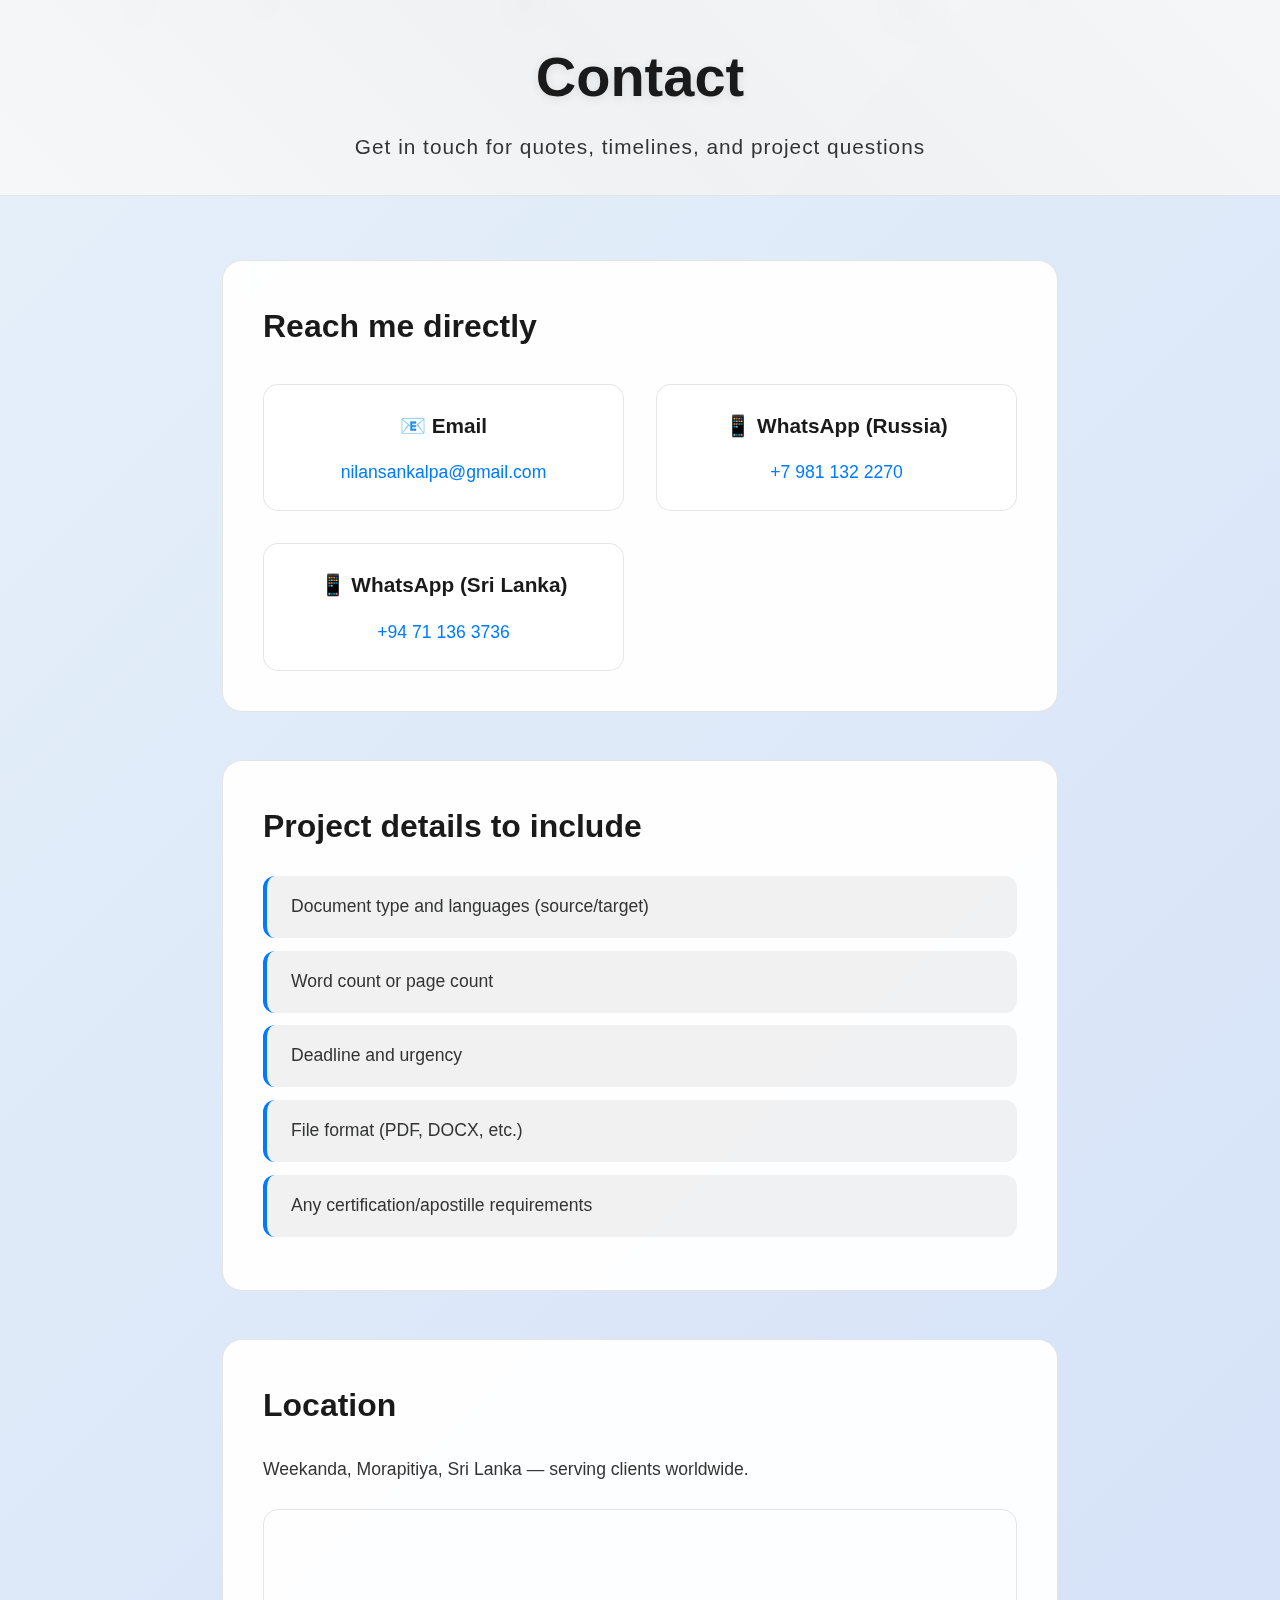
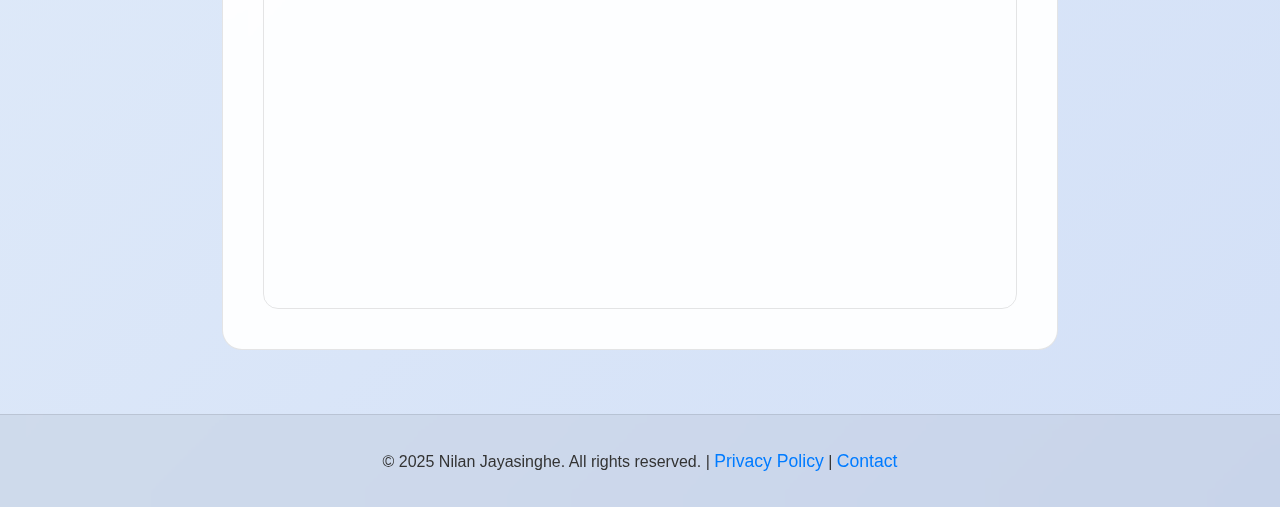
<file: contact.html>
<!DOCTYPE html>
<html lang="en">
<head>
  <meta charset="UTF-8" />
  <meta name="viewport" content="width=device-width, initial-scale=1.0" />
  <title>Contact | Nilan Jayasinghe</title>
  <link rel="stylesheet" href="./styles.css" />
  <link rel="icon" href="./images/favicon.svg" type="image/svg+xml" />
</head>
<body>
  <div class="bg-particles">
    <div class="particle"></div><div class="particle"></div><div class="particle"></div><div class="particle"></div><div class="particle"></div>
  </div>

  <header>
    <div class="header-content">
      <h1>Contact</h1>
      <p class="subtitle">Get in touch for quotes, timelines, and project questions</p>
    </div>
  </header>

  <main class="container" style="grid-template-columns: 1fr; max-width: 900px;">
    <div class="card contact-full" style="grid-column: 1 / -1;">
      <h2>Reach me directly</h2>
      <div class="contact-methods">
        <div class="contact-item">
          <h3>📧 Email</h3>
          <a href="mailto:nilansankalpa@gmail.com" class="contact-link">nilansankalpa@gmail.com</a>
        </div>
        <div class="contact-item">
          <h3>📱 WhatsApp (Russia)</h3>
          <a href="https://wa.me/79811322270" target="_blank" class="contact-link">+7 981 132 2270</a>
        </div>
        <div class="contact-item">
          <h3>📱 WhatsApp (Sri Lanka)</h3>
          <a href="https://wa.me/94711363736" target="_blank" class="contact-link">+94 71 136 3736</a>
        </div>
      </div>
    </div>

    <div class="card">
      <h2>Project details to include</h2>
      <ul class="services-list">
        <li>Document type and languages (source/target)</li>
        <li>Word count or page count</li>
        <li>Deadline and urgency</li>
        <li>File format (PDF, DOCX, etc.)</li>
        <li>Any certification/apostille requirements</li>
      </ul>
    </div>

    <div class="card">
      <h2>Location</h2>
      <p>Weekanda, Morapitiya, Sri Lanka — serving clients worldwide.</p>
      <div class="map-container">
        <iframe src="https://www.google.com/maps/d/u/0/embed?mid=1JGVcUb4zk0VhdqV9fF7heM4EvmvUiMM&ehbc=2E312F&noprof=1" width="100%" height="100%" style="border:0;" allowfullscreen="" loading="lazy" referrerpolicy="no-referrer-when-downgrade"></iframe>
      </div>
    </div>
  </main>

  <footer>
    <p>&copy; 2025 Nilan Jayasinghe. All rights reserved. | <a class="contact-link" href="./privacy.html">Privacy Policy</a> | <a class="contact-link" href="./contact.html">Contact</a></p>
  </footer>
</body>
</html>
</file>
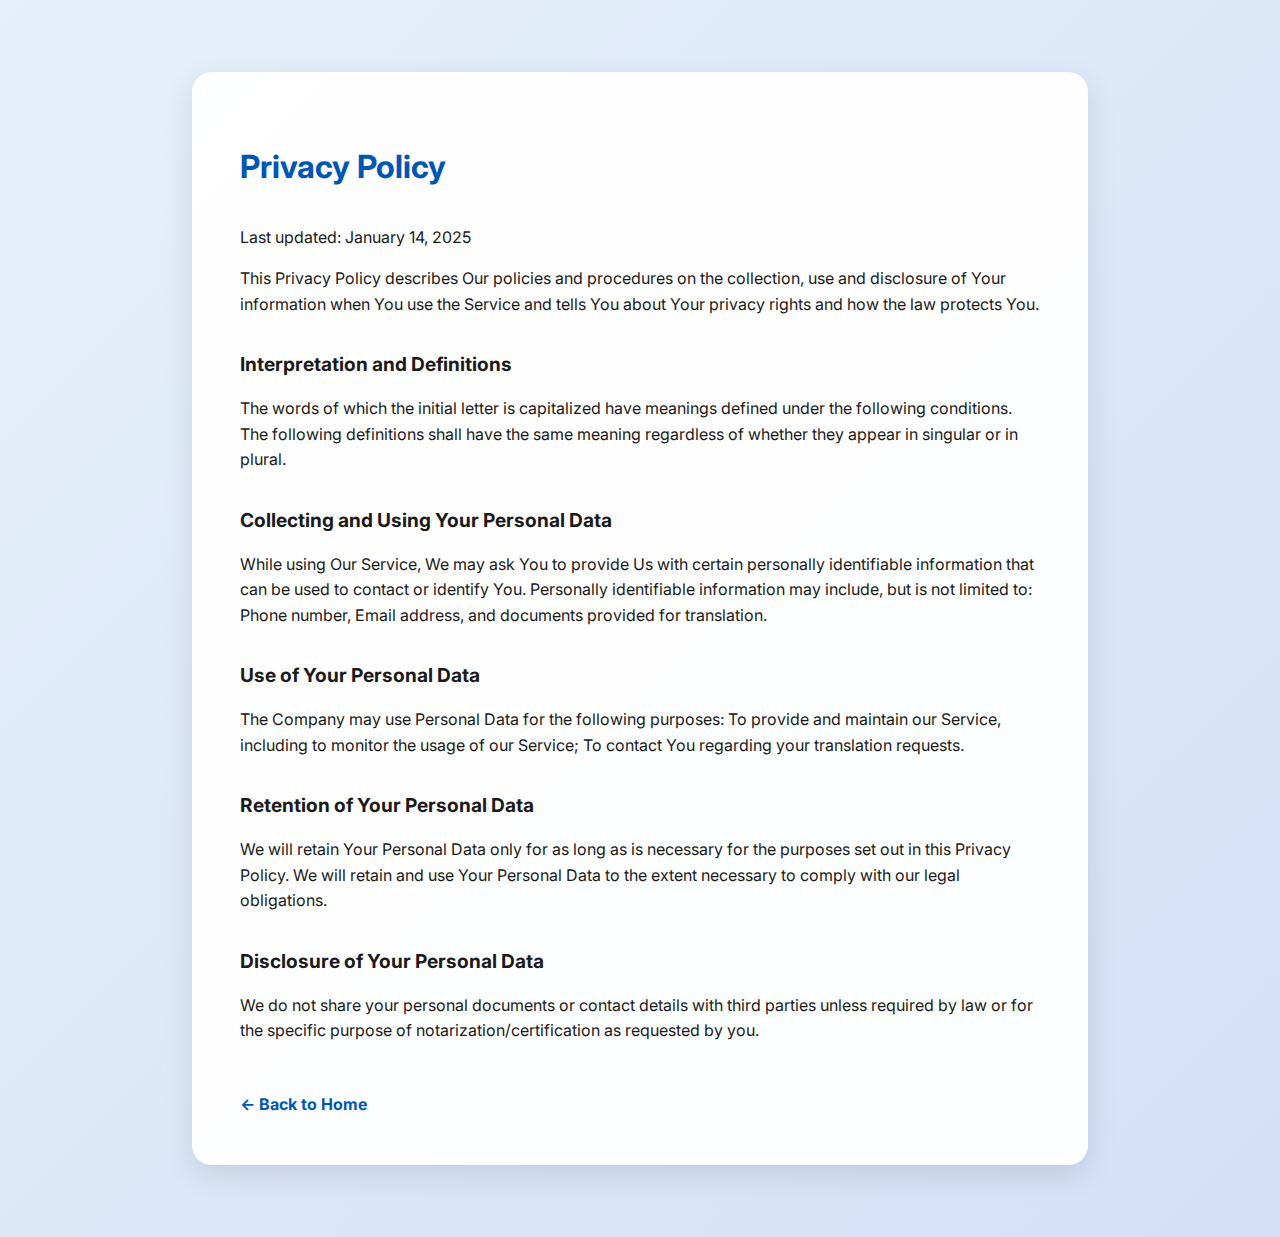
<file: privacy.html>
<!DOCTYPE html>
<html lang="en">
<head>
  <meta charset="UTF-8">
  <meta name="viewport" content="width=device-width, initial-scale=1.0">
  <title>Privacy Policy | Nilan Jayasinghe Translator</title>
  <link href="https://fonts.googleapis.com/css2?family=Inter:wght@300;400;500;700&display=swap" rel="stylesheet">
  <style>
    body {
      font-family: 'Inter', sans-serif;
      line-height: 1.6;
      background: linear-gradient(135deg, #e6f0fa 0%, #d3e0f7 100%);
      color: #1a1a1a;
      padding: 2rem;
    }
    .container {
      max-width: 800px;
      margin: 2rem auto;
      background: rgba(255, 255, 255, 0.95);
      padding: 3rem;
      border-radius: 20px;
      box-shadow: 0 10px 30px rgba(0,0,0,0.1);
    }
    h1 { color: #0056b3; margin-bottom: 2rem; }
    h2 { margin-top: 2rem; margin-bottom: 1rem; font-size: 1.2rem; }
    p { margin-bottom: 1rem; }
    .back-link {
        display: inline-block; margin-top: 2rem;
        text-decoration: none; color: #0056b3; font-weight: bold;
    }
  </style>
</head>
<body>
  <div class="container">
    <h1>Privacy Policy</h1>
    <p>Last updated: January 14, 2025</p>
    
    <p>This Privacy Policy describes Our policies and procedures on the collection, use and disclosure of Your information when You use the Service and tells You about Your privacy rights and how the law protects You.</p>

    <h2>Interpretation and Definitions</h2>
    <p>The words of which the initial letter is capitalized have meanings defined under the following conditions. The following definitions shall have the same meaning regardless of whether they appear in singular or in plural.</p>

    <h2>Collecting and Using Your Personal Data</h2>
    <p>While using Our Service, We may ask You to provide Us with certain personally identifiable information that can be used to contact or identify You. Personally identifiable information may include, but is not limited to: Phone number, Email address, and documents provided for translation.</p>

    <h2>Use of Your Personal Data</h2>
    <p>The Company may use Personal Data for the following purposes: To provide and maintain our Service, including to monitor the usage of our Service; To contact You regarding your translation requests.</p>

    <h2>Retention of Your Personal Data</h2>
    <p>We will retain Your Personal Data only for as long as is necessary for the purposes set out in this Privacy Policy. We will retain and use Your Personal Data to the extent necessary to comply with our legal obligations.</p>

    <h2>Disclosure of Your Personal Data</h2>
    <p>We do not share your personal documents or contact details with third parties unless required by law or for the specific purpose of notarization/certification as requested by you.</p>
    
    <a href="index.html" class="back-link">← Back to Home</a>
  </div>
</body>
</html>
</file>
<file: styles.css>
* {
        margin: 0;
        padding: 0;
        box-sizing: border-box;
    }

    body {
        font-family: 'Inter', -apple-system, BlinkMacSystemFont, 'Segoe UI', Roboto, sans-serif;
        line-height: 1.6;
        background: linear-gradient(135deg, #e6f0fa 0%, #d3e0f7 100%);
        /* Softer, lighter gradient */
        min-height: 100vh;
        overflow-x: hidden;
        color: #1a1a1a;
        /* Dark text for readability */
    }

    /* Animated background particles */
    .bg-particles {
        position: fixed;
        top: 0;
        left: 0;
        width: 100%;
        height: 100%;
        pointer-events: none;
        z-index: -1;
    }

    .particle {
        position: absolute;
        background: rgba(0, 0, 0, 0.1);
        /* Darker particles for contrast */
        border-radius: 50%;
        animation: float 6s ease-in-out infinite;
    }

    .particle:nth-child(1) {
        width: 20px;
        height: 20px;
        left: 10%;
        animation-delay: 0s;
    }

    .particle:nth-child(2) {
        width: 15px;
        height: 15px;
        left: 20%;
        animation-delay: 2s;
    }

    .particle:nth-child(3) {
        width: 25px;
        height: 25px;
        left: 70%;
        animation-delay: 4s;
    }

    .particle:nth-child(4) {
        width: 18px;
        height: 18px;
        left: 80%;
        animation-delay: 1s;
    }

    .particle:nth-child(5) {
        width: 22px;
        height: 22px;
        left: 40%;
        animation-delay: 3s;
    }

    @keyframes float {

        0%,
        100% {
            transform: translateY(0px) rotate(0deg);
            opacity: 0.7;
        }

        50% {
            transform: translateY(-20px) rotate(180deg);
            opacity: 1;
        }
    }

    /* Header */
    header {
        background: rgba(255, 255, 255, 0.9);
        /* Nearly opaque white for clarity */
        backdrop-filter: blur(10px);
        border-bottom: 1px solid rgba(0, 0, 0, 0.1);
        padding: 2rem 0;
        text-align: center;
        position: relative;
        overflow: hidden;
    }

    header::before {
        content: '';
        position: absolute;
        top: -50%;
        left: -50%;
        width: 200%;
        height: 200%;
        background: linear-gradient(45deg, transparent, rgba(0, 0, 0, 0.05), transparent);
        animation: shine 3s ease-in-out infinite;
    }

    @keyframes shine {
        0% {
            transform: translateX(-100%) translateY(-100%) rotate(45deg);
        }

        50% {
            transform: translateX(100%) translateY(100%) rotate(45deg);
        }

        100% {
            transform: translateX(-100%) translateY(-100%) rotate(45deg);
        }
    }

    .header-content {
        position: relative;
        z-index: 2;
    }

    h1 {
        color: #1a1a1a;
        /* Dark text for readability */
        font-size: 3.5rem;
        font-weight: 700;
        margin-bottom: 0.5rem;
        text-shadow: 0 2px 10px rgba(0, 0, 0, 0.1);
        animation: slideDown 1s ease-out;
    }

    .subtitle {
        color: #333;
        /* Darker subtitle for contrast */
        font-size: 1.3rem;
        font-weight: 300;
        letter-spacing: 1px;
        animation: slideUp 1s ease-out 0.3s both;
    }

    .languages {
        display: flex;
        justify-content: center;
        gap: 2rem;
        margin-top: 1rem;
        animation: fadeIn 1s ease-out 0.6s both;
    }

    .language-tag {
        background: rgba(0, 0, 0, 0.1);
        backdrop-filter: blur(10px);
        padding: 0.5rem 1.5rem;
        border-radius: 25px;
        color: #1a1a1a;
        font-weight: 500;
        border: 1px solid rgba(0, 0, 0, 0.2);
        transition: all 0.3s ease;
    }

    .language-tag:hover {
        transform: translateY(-3px);
        background: rgba(0, 0, 0, 0.15);
        box-shadow: 0 10px 25px rgba(0, 0, 0, 0.1);
    }

    .whatsapp-header {
        display: flex;
        justify-content: center;
        gap: 1.5rem;
        margin-top: 1rem;
        animation: fadeIn 1s ease-out 0.8s both;
    }

    .whatsapp-link {
        color: #011203;
        text-decoration: none;
        font-weight: 500;
        font-size: 1.1rem;
        display: inline-flex;
        align-items: center;
        gap: 0.5rem;
        padding: 0.5rem 1rem;
        background-color: #C0C0C0;
        border-radius: 25px;
        transition: all 0.3s ease;
    }

    .whatsapp-link:hover {
        background: rgba(255, 255, 255, 1);
        transform: translateY(-3px);
        box-shadow: 0 5px 15px rgba(0, 0, 0, 0.1);
    }

    /* Main content */
    .container {
        max-width: 1200px;
        margin: 4rem auto;
        padding: 0 2rem;
        display: grid;
        grid-template-columns: 1fr 1fr;
        gap: 3rem;
        animation: slideUp 0.8s ease-out 0.9s both;
    }

    .card {
        background: rgba(255, 255, 255, 0.95);
        /* Nearly opaque white for readability */
        backdrop-filter: blur(10px);
        border-radius: 20px;
        padding: 2.5rem;
        border: 1px solid rgba(0, 0, 0, 0.1);
        transition: all 0.3s ease;
        position: relative;
        overflow: hidden;
    }

    .card::before {
        content: '';
        position: absolute;
        top: 0;
        left: -100%;
        width: 100%;
        height: 100%;
        background: linear-gradient(90deg, transparent, rgba(0, 0, 0, 0.05), transparent);
        transition: left 0.6s ease;
    }

    .card:hover::before {
        left: 100%;
    }

    .card:hover {
        transform: translateY(-10px);
        box-shadow: 0 25px 50px rgba(0, 0, 0, 0.1);
        border-color: rgba(0, 0, 0, 0.2);
    }

    .card h2 {
        color: #1a1a1a;
        font-size: 2rem;
        margin-bottom: 1.5rem;
        display: flex;
        align-items: center;
        gap: 0.5rem;
    }

    .card p,
    .card li {
        color: #333;
        font-size: 1.1rem;
        line-height: 1.7;
    }

    .services-list {
        list-style: none;
        padding: 0;
    }

    .services-list li {
        background: rgba(0, 0, 0, 0.05);
        margin: 0.8rem 0;
        padding: 1rem 1.5rem;
        border-radius: 12px;
        border-left: 4px solid #007bff;
        /* Brighter blue for visibility */
        transition: all 0.3s ease;
        cursor: pointer;
    }

    .services-list li:hover {
        background: rgba(0, 0, 0, 0.1);
        transform: translateX(10px);
    }

    /* Map section */
    .map-container {
        width: 100%;
        height: 400px;
        border-radius: 15px;
        overflow: hidden;
        border: 1px solid rgba(0, 0, 0, 0.1);
        margin-top: 1.5rem;
    }

    /* Contact section */
    .contact-full {
        grid-column: 1 / -1;
        text-align: center;
    }

    .contact-methods {
        display: grid;
        grid-template-columns: repeat(auto-fit, minmax(300px, 1fr));
        gap: 2rem;
        margin-top: 2rem;
    }

    .contact-item {
        background: rgba(255, 255, 255, 0.9);
        backdrop-filter: blur(10px);
        padding: 1.5rem;
        border-radius: 15px;
        border: 1px solid rgba(0, 0, 0, 0.1);
        transition: all 0.3s ease;
    }

    .contact-item:hover {
        background: rgba(255, 255, 255, 1);
        transform: scale(1.05);
    }

    .contact-item h3 {
        color: #1a1a1a;
        margin-bottom: 1rem;
        font-size: 1.3rem;
    }

    .contact-link {
        color: #007bff;
        text-decoration: none;
        font-weight: 500;
        font-size: 1.1rem;
        transition: all 0.3s ease;
        display: inline-flex;
        align-items: center;
        gap: 0.5rem;
    }

    .contact-link:hover {
        color: #0056b3;
        text-shadow: 0 0 5px rgba(0, 123, 255, 0.3);
    }

    /* Footer */
    footer {
        background: rgba(0, 0, 0, 0.05);
        backdrop-filter: blur(10px);
        text-align: center;
        padding: 2rem;
        margin-top: 4rem;
        border-top: 1px solid rgba(0, 0, 0, 0.1);
    }

    footer p {
        color: #333;
        font-size: 1rem;
    }

    /* Animations */
    @keyframes slideDown {
        from {
            opacity: 0;
            transform: translateY(-50px);
        }

        to {
            opacity: 1;
            transform: translateY(0);
        }
    }

    @keyframes slideUp {
        from {
            opacity: 0;
            transform: translateY(50px);
        }

        to {
            opacity: 1;
            transform: translateY(0);
        }
    }

    @keyframes fadeIn {
        from {
            opacity: 0;
        }

        to {
            opacity: 1;
        }
    }

    /* Icons */
    .icon {
        width: 24px;
        height: 24px;
        fill: currentColor;
    }

    /* Responsive design */
    @media (max-width: 768px) {
        h1 {
            font-size: 2.5rem;
        }

        .subtitle {
            font-size: 1.1rem;
        }

        .container {
            grid-template-columns: 1fr;
            gap: 2rem;
            margin: 2rem auto;
            padding: 0 1rem;
        }

        .card {
            padding: 2rem 1.5rem;
        }

        .languages {
            flex-direction: column;
            align-items: center;
            gap: 1rem;
        }

        .whatsapp-header {
            flex-direction: column;
            gap: 1rem;
        }

        .contact-methods {
            grid-template-columns: 1fr;
        }

        .map-container {
            height: 300px;
        }
    }
    /* Dark Mode Styles */
    body.dark-mode {
        background: linear-gradient(135deg, #0f172a 0%, #1e293b 100%);
        color: #e2e8f0;
    }

    body.dark-mode .particle {
        background: rgba(255, 255, 255, 0.05);
    }

    body.dark-mode header {
        background: rgba(15, 23, 42, 0.9);
        border-bottom: 1px solid rgba(255, 255, 255, 0.1);
    }

    body.dark-mode h1 {
        color: #f8fafc;
        text-shadow: 0 2px 10px rgba(0, 0, 0, 0.3);
    }

    body.dark-mode .subtitle {
        color: #cbd5e1;
    }

    body.dark-mode .language-tag {
        background: rgba(255, 255, 255, 0.1);
        color: #f1f5f9;
        border: 1px solid rgba(255, 255, 255, 0.2);
    }

    body.dark-mode .language-tag:hover {
        background: rgba(255, 255, 255, 0.15);
    }

    body.dark-mode .card,
    body.dark-mode .contact-item {
        background: rgba(30, 41, 59, 0.95);
        border: 1px solid rgba(255, 255, 255, 0.1);
    }

    body.dark-mode .card h2,
    body.dark-mode .contact-item h3 {
        color: #f8fafc;
    }

    body.dark-mode .card p,
    body.dark-mode .card li {
        color: #cbd5e1;
    }

    body.dark-mode .services-list li {
        background: rgba(255, 255, 255, 0.05);
    }

    body.dark-mode .services-list li:hover {
        background: rgba(255, 255, 255, 0.1);
    }

    body.dark-mode footer p {
        color: #94a3b8;
    }

    body.dark-mode .contact-link {
        color: #60a5fa;
    }

    body.dark-mode .contact-link:hover {
        color: #93c5fd;
    }

/* --- New Hero Banner Styles (Code Wiki Inspired) --- */

.glass-nav {
    position: absolute;
    top: 0;
    left: 0;
    width: 100%;
    padding: 1.5rem 2rem;
    display: flex;
    justify-content: space-between;
    align-items: center;
    z-index: 100;
}

.nav-logo {
    display: flex;
    align-items: center;
    gap: 0.8rem;
    font-weight: 600;
    font-size: 1.1rem;
    color: inherit;
    opacity: 0.9;
}

.nav-logo img {
    width: 28px;
    height: 28px;
}

.hero-section {
    position: relative;
    min-height: 85vh; /* Tall banner */
    display: flex;
    flex-direction: column;
    justify-content: center;
    align-items: center;
    text-align: center;
    padding: 2rem;
    overflow: hidden;
    /* Reset original header styles if needed, though class specificity helps */
    background: transparent;
    border-bottom: none;
    margin-bottom: 2rem;
}

/* The Glow Effect */
.hero-glow {
    position: absolute;
    top: 50%;
    left: 50%;
    width: 60vw;
    height: 60vw;
    background: radial-gradient(circle, rgba(59, 130, 246, 0.15) 0%, rgba(59, 130, 246, 0.01) 60%, transparent 100%);
    transform: translate(-50%, -50%);
    pointer-events: none;
    z-index: -1;
    border-radius: 50%;
    filter: blur(60px);
}

.hero-content {
    max-width: 800px;
    z-index: 10;
    animation: fadeUp 0.8s ease-out;
}

.hero-title {
    font-size: 4.5rem;
    font-weight: 800;
    letter-spacing: -0.03em;
    line-height: 1.1;
    margin-bottom: 1rem;
    background: linear-gradient(135deg, #1a1a1a 0%, #4a5568 100%);
    -webkit-background-clip: text;
    -webkit-text-fill-color: transparent;
    background-clip: text;
}

.hero-subtitle {
    font-size: 1.5rem;
    font-weight: 400;
    color: #4b5563;
    margin-bottom: 2rem;
    letter-spacing: -0.01em;
}

.hero-badges {
    display: flex;
    gap: 1rem;
    justify-content: center;
    margin-bottom: 2.5rem;
    flex-wrap: wrap;
}

.hero-badge {
    padding: 0.5rem 1rem;
    border-radius: 100px;
    background: rgba(255, 255, 255, 0.5);
    border: 1px solid rgba(0,0,0,0.05);
    backdrop-filter: blur(5px);
    font-size: 0.9rem;
    font-weight: 500;
    color: #333;
    display: flex;
    align-items: center;
    gap: 6px;
}

/* Styled Action Bar (replaces Search Bar) */
.hero-actions {
    display: flex;
    gap: 1rem;
    justify-content: center;
    flex-wrap: wrap;
    background: rgba(255, 255, 255, 0.6);
    padding: 0.5rem;
    border-radius: 100px;
    border: 1px solid rgba(255, 255, 255, 0.5);
    backdrop-filter: blur(10px);
    box-shadow: 0 4px 6px -1px rgba(0, 0, 0, 0.05), 0 2px 4px -1px rgba(0, 0, 0, 0.03);
    max-width: fit-content;
    margin: 0 auto;
}

.hero-btn {
    text-decoration: none;
    padding: 0.8rem 1.5rem;
    border-radius: 50px;
    font-weight: 500;
    transition: all 0.2s ease;
    display: flex;
    align-items: center;
    gap: 0.5rem;
    font-size: 1rem;
}

.hero-btn.primary {
    background: #1a1a1a;
    color: white;
}

.hero-btn.secondary {
    background: transparent;
    color: #1a1a1a;
}

.hero-btn:hover {
    transform: translateY(-1px);
}

.hero-btn.primary:hover {
    background: #333;
    box-shadow: 0 10px 15px -3px rgba(0, 0, 0, 0.1);
}

.hero-btn.secondary:hover {
    background: rgba(0,0,0,0.05);
}

/* Animations */
@keyframes fadeUp {
    from { opacity: 0; transform: translateY(20px); }
    to { opacity: 1; transform: translateY(0); }
}

/* Responsive adjustments */
@media (max-width: 768px) {
    .glass-nav { padding: 1rem; }
    .hero-title { font-size: 3rem; }
    .hero-section { min-height: 70vh; padding-top: 4rem; }
    .hero-actions { flex-direction: column; background: transparent; box-shadow: none; border: none; }
    .hero-btn { width: 100%; justify-content: center; box-shadow: 0 4px 6px rgba(0,0,0,0.05); background: white; }
    .hero-btn.primary { background: #1a1a1a; }
}

/* Dark Mode Updates for Hero */
body.dark-mode .hero-title {
    background: linear-gradient(135deg, #ffffff 0%, #94a3b8 100%);
    -webkit-background-clip: text;
    -webkit-text-fill-color: transparent;
}

body.dark-mode .hero-subtitle {
     color: #94a3b8;
}

body.dark-mode .hero-badge {
    background: rgba(30, 41, 59, 0.6);
    border-color: rgba(255,255,255,0.1);
    color: #cbd5e1;
}

body.dark-mode .hero-actions {
    background: rgba(30, 41, 59, 0.6);
    border-color: rgba(255,255,255,0.1);
}

body.dark-mode .hero-btn.primary {
    background: #3b82f6; /* A brighter blue for dark mode actions */
    color: white;
}

body.dark-mode .hero-btn.secondary {
    color: #e2e8f0;
}

body.dark-mode .hero-btn.primary:hover {
    background: #2563eb;
    box-shadow: 0 0 20px rgba(59, 130, 246, 0.4);
}

body.dark-mode .hero-btn.secondary:hover {
    background: rgba(255,255,255,0.05);
}

body.dark-mode .hero-glow {
    background: radial-gradient(circle, rgba(59, 130, 246, 0.25) 0%, rgba(59, 130, 246, 0.05) 50%, transparent 80%);
}
</file>
